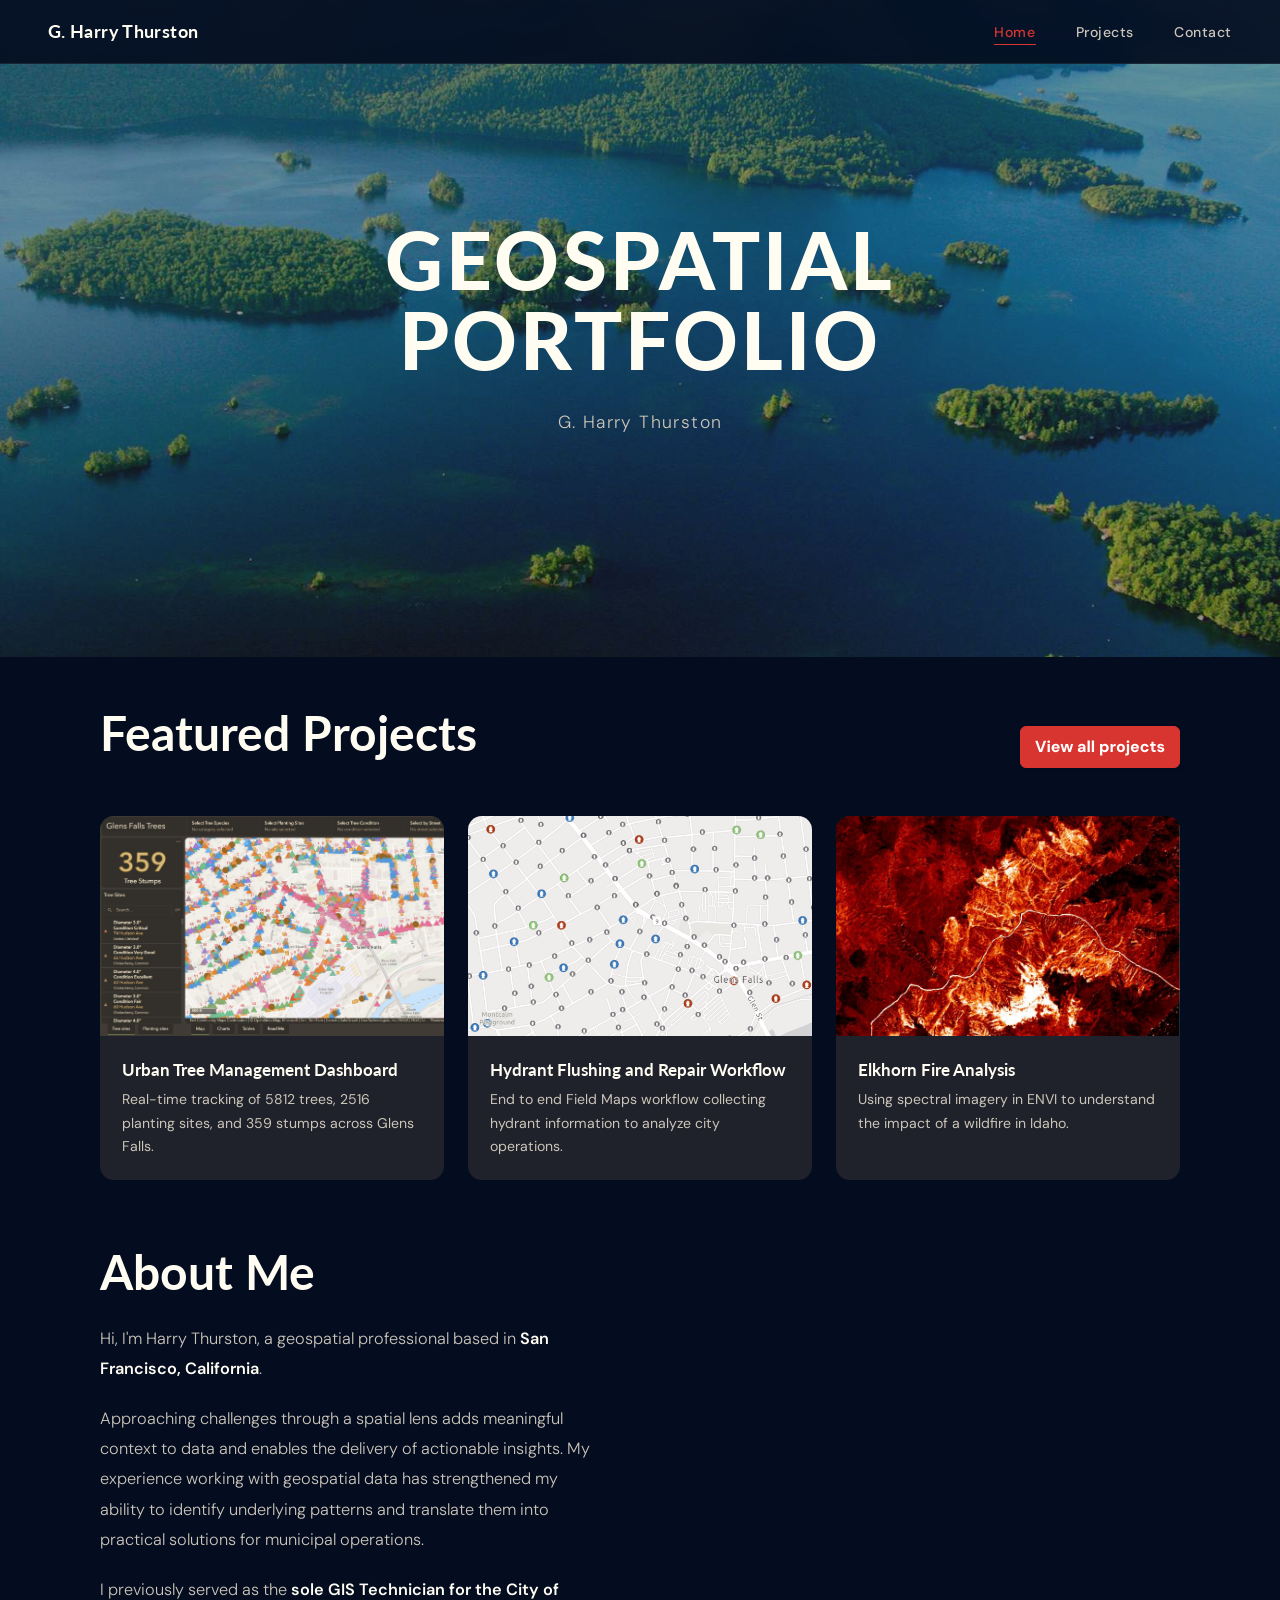
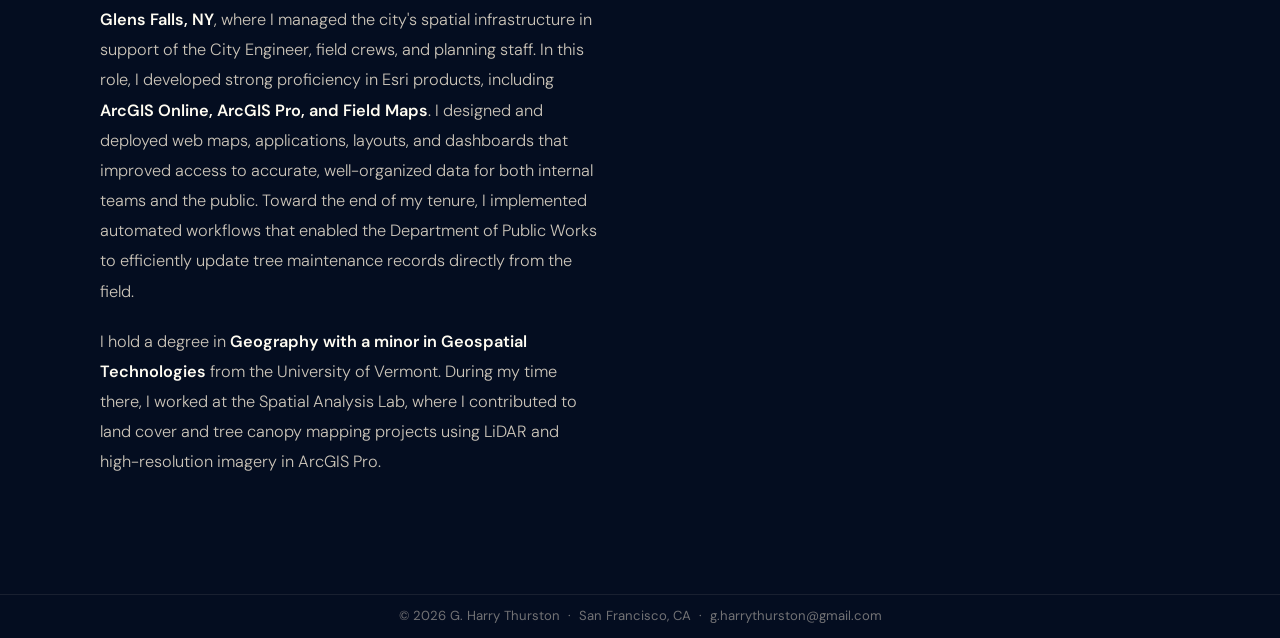
<file: index.html>
<!DOCTYPE html>
<html lang="en">
<head>
  <meta charset="UTF-8" />
  <meta name="viewport" content="width=device-width, initial-scale=1.0" />
  <title>G. Harry Thurston | GIS Professional</title>
  <link rel="stylesheet" href="styles.css" />
  <style>
    /* ── Palette overrides (home page only) ───────────────────── */
    :root {
      --bg:        #252422;
      --surface:   #403d39;
      --card:      rgba(64,61,57,0.45);
      --white:     #fffcf2;
      --muted-hi:  #ccc5b9;
      --muted:     rgba(204,197,185,0.55);
      --teal:      #D93530;
      --border:    rgba(204,197,185,0.1);
      --border-hi: rgba(217,53,48,0.45);
      --shadow-md: 0 8px 32px rgba(0,0,0,0.45);
    }

    /* ── Background + Nav ────────────────────────────────────── */
    body { background: #040d20; }
    nav { background: rgba(4,13,32,0.92); }

    /* ── Hero ─────────────────────────────────────────────────── */
    #hero {
      min-height: 73vh;
      display: flex; align-items: center; justify-content: center;
      text-align: center;
      padding: 3rem 2rem;
      position: relative; overflow: hidden;
      background: url('images/lakegeorge.jpg') center 35%/cover no-repeat;
    }
    #hero::before {
      content: '';
      position: absolute; inset: 0;
      background: rgba(37,36,34,0.45);
      pointer-events: none;
    }
    #hero::after { display: none; }
    .hero-inner {
      position: relative; z-index: 1;
      max-width: 800px; margin: 3rem auto 0; width: 100%;
    }
    .hero-name {
      font-family: 'Lato', sans-serif;
      font-size: clamp(2.5rem, 6.5vw, 5rem);
      font-weight: 900; color: var(--white);
      line-height: 1;
      text-transform: uppercase;
      letter-spacing: 0.04em;
      margin-bottom: 1.75rem;
    }
    .hero-byline {
      font-family: 'DM Sans', sans-serif;
      font-size: 1.1rem; font-weight: 300; color: var(--muted-hi);
      letter-spacing: 0.08em;
      margin: 1rem auto 3rem;
    }
    .hero-cta {
      display: flex; gap: 1rem; justify-content: center; flex-wrap: wrap;
    }

    /* ── About ────────────────────────────────────────────────── */
    #about { background: transparent; padding-top: 2rem; }
    #featured { padding-top: 3rem; padding-bottom: 2rem; }
    .about-grid {
      display: grid; grid-template-columns: 1fr 1fr;
      gap: 5rem; align-items: start;
    }
    .about-text p {
      color: var(--muted-hi); font-size: 1.02rem; font-weight: 300;
      margin-bottom: 1.25rem; line-height: 1.85;
    }
    .about-text p strong { color: var(--white); font-weight: 600; }

    .interests-grid {
      display: grid; grid-template-columns: 1fr 1fr;
      gap: 1rem; margin-top: 0.5rem;
    }
    .interest-card {
      background: var(--card); border: 1px solid var(--border);
      border-radius: var(--radius-sm);
      padding: 1.25rem;
      transition: border-color 0.2s;
    }
    .interest-card:hover { border-color: var(--border-hi); }
    .interest-icon { font-size: 1.5rem; margin-bottom: 0.5rem; }
    .interest-title { font-size: 0.92rem; font-weight: 600; color: var(--white); margin-bottom: 0.2rem; }
    .interest-desc { font-size: 0.82rem; color: var(--muted); line-height: 1.5; }

    /* ── Featured Projects ────────────────────────────────────── */
    #featured {
    }
    .featured-header {
      display: flex; justify-content: space-between; align-items: flex-end;
      margin-bottom: 3rem; flex-wrap: wrap; gap: 1rem;
    }
    .proj-cards {
      display: grid; grid-template-columns: repeat(3, 1fr);
      gap: 1.5rem;
    }
    .proj-card {
      background: var(--card); border: none;
      border-radius: var(--radius); overflow: hidden;
      transition: transform 0.25s, border-color 0.25s, box-shadow 0.25s;
      display: flex; flex-direction: column;
    }
    .proj-card:hover {
      transform: translateY(-6px);
      border-color: var(--border-hi);
      box-shadow: var(--shadow-md);
    }
    .proj-thumb {
      width: 100%; height: 220px;
      object-fit: cover; object-position: left top;
      display: block;
      cursor: pointer;
      transition: transform 0.25s ease;
    }
    .proj-card:hover .proj-thumb { transform: scale(1.04); }
    .proj-video-wrap {
      overflow: hidden; cursor: pointer;
      position: relative;
    }
    .proj-body { padding: 1.4rem; flex: 1; display: flex; flex-direction: column; }
    .proj-tags { display: flex; flex-wrap: wrap; gap: 0.4rem; margin-bottom: 0.8rem; }
    .proj-title {
      font-family: 'Lato', sans-serif;
      font-size: 1.05rem; font-weight: 700; color: var(--white);
      margin-bottom: 0.5rem; line-height: 1.3;
    }
    .proj-desc { font-size: 0.88rem; color: var(--muted-hi); flex: 1; line-height: 1.65; }

    .featured-header .btn-primary:hover {
      background: #d0d4db;
      border: 2px solid #D93530;
      transform: translateY(-2px);
    }

    /* ── Button 24 ────────────────────────────────────────────── */
    .button-24 {
      background: #D93530;
      border: 1px solid #D93530;
      border-radius: 6px;
      box-shadow: rgba(0,0,0,0.1) 1px 2px 4px;
      box-sizing: border-box;
      color: #FFFFFF;
      cursor: pointer;
      display: inline-block;
      font-family: 'DM Sans', system-ui, sans-serif;
      font-size: 16px;
      font-weight: 800;
      line-height: 16px;
      min-height: 40px;
      outline: 0;
      padding: 12px 14px;
      text-align: center;
      text-rendering: geometricprecision;
      text-transform: none;
      user-select: none;
      -webkit-user-select: none;
      touch-action: manipulation;
      vertical-align: middle;
      text-decoration: none;
      white-space: nowrap;
    }
    .button-24:hover, .button-24:active {
      background-color: initial;
      background-position: 0 0;
      color: #D93530;
    }
    .button-24:active { opacity: .5; }

    /* ── Responsive ───────────────────────────────────────────── */
    @media (max-width: 900px) {
      .about-grid { grid-template-columns: 1fr; gap: 3rem; }
      .proj-cards { grid-template-columns: 1fr; }
    }
    @media (max-width: 600px) {
      #hero { min-height: 55vh; padding: 2rem 1.25rem; }
      .hero-name { font-size: clamp(2rem, 10vw, 3rem); }
      .featured-header { flex-direction: column; align-items: flex-start; margin-bottom: 1.5rem; }
      #featured { padding-top: 2rem; padding-bottom: 1.5rem; }
    }
  </style>
</head>
<body>


<!-- ── Nav ───────────────────────────────────────────────────── -->
<nav>
  <div class="nav-logo">G. Harry <span>Thurston</span></div>
  <button class="nav-hamburger" aria-label="Menu"><span></span><span></span><span></span></button>
  <ul class="nav-links">
    <li><a href="index.html" class="active">Home</a></li>
    <li><a href="projects.html">Projects</a></li>
    <li><a href="contact.html">Contact</a></li>
  </ul>
</nav>

<!-- ── Hero ──────────────────────────────────────────────────── -->
<section id="hero">
  <div class="hero-inner">
    <h1 class="hero-name">Geospatial Portfolio</h1>
    <p class="hero-byline">G. Harry Thurston</p>
  </div>
</section>

<!-- ── Featured Projects ──────────────────────────────────────── -->
<section id="featured">
  <div class="container">
    <div class="featured-header">
      <div>
        <h2 class="section-title" style="margin-bottom:0.5rem;">Featured <em>Projects</em></h2>
      </div>
      <a href="projects.html" class="button-24">View all projects</a>
    </div>
    <div class="proj-cards">

      <a href="project-trees.html" class="proj-card">
        <img class="proj-thumb" src="images/GFTreeMaintDash.jpg" alt="Urban Tree Management" style="object-position: left top;" />
        <div class="proj-body">
          <div class="proj-title">Urban Tree Management Dashboard</div>
          <div class="proj-desc">Real-time tracking of 5812 trees, 2516 planting sites, and 359 stumps across Glens Falls.</div>
        </div>
      </a>

      <a href="project-hydrants.html" class="proj-card">
        <div style="height:220px; overflow:hidden; flex-shrink:0;">
          <img class="proj-thumb" src="images/hydrantthumbnail.png" alt="Hydrant Flushing Field Workflow" style="height:100%; object-position: 70% center; transform: scale(1.35); transform-origin: 70% center;" />
        </div>

        <div class="proj-body">
          <div class="proj-title">Hydrant Flushing and Repair Workflow</div>
          <div class="proj-desc">End to end Field Maps workflow collecting hydrant information to analyze city operations.</div>
        </div>
      </a>

      <a href="project-elkhorn.html" class="proj-card">
        <img class="proj-thumb" src="images/BAI.JPG" alt="Elkhorn Fire Analysis" style="object-position: center center;" />
        <div class="proj-body">
          <div class="proj-title">Elkhorn Fire Analysis</div>
          <div class="proj-desc">Using spectral imagery in ENVI to understand the impact of a wildfire in Idaho.</div>
        </div>
      </a>

    </div>
  </div>
</section>

<!-- ── About ─────────────────────────────────────────────────── -->
<section id="about">
  <div class="container">
    <div class="about-grid">

      <div class="about-text">
        <h2 class="section-title" style="margin-bottom:1.5rem;">
          About <em>Me</em>
        </h2>
        <p>
          Hi, I'm Harry Thurston, a geospatial professional based in <strong>San Francisco, California</strong>.
        </p>
        <p>
          Approaching challenges through a spatial lens adds meaningful context to data and enables
          the delivery of actionable insights. My experience working with geospatial data has
          strengthened my ability to identify underlying patterns and translate them into practical
          solutions for municipal operations.
        </p>
        <p>
          I previously served as the <strong>sole GIS Technician for the City of Glens Falls, NY</strong>,
          where I managed the city's spatial infrastructure in support of the City Engineer, field
          crews, and planning staff. In this role, I developed strong proficiency in Esri products,
          including <strong>ArcGIS Online, ArcGIS Pro, and Field Maps</strong>. I designed and deployed
          web maps, applications, layouts, and dashboards that improved access to accurate,
          well-organized data for both internal teams and the public. Toward the end of my tenure,
          I implemented automated workflows that enabled the Department of Public Works to
          efficiently update tree maintenance records directly from the field.
        </p>
        <p>
          I hold a degree in <strong>Geography with a minor in Geospatial Technologies</strong> from
          the University of Vermont. During my time there, I worked at the Spatial Analysis Lab,
          where I contributed to land cover and tree canopy mapping projects using LiDAR and
          high-resolution imagery in ArcGIS Pro.
        </p>
      </div>

    </div>
  </div>
</section>

<!-- ── Footer ─────────────────────────────────────────────────── -->
<footer>
  <p>© 2026 G. Harry Thurston &nbsp;·&nbsp; San Francisco, CA &nbsp;·&nbsp; <a href="mailto:g.harrythurston@gmail.com" style="color:inherit;">g.harrythurston@gmail.com</a></p>
</footer>

<!-- ── Video Lightbox ─────────────────────────────────────────── -->
<div id="video-lightbox" onclick="closeVideoLightbox()" style="
  display:none; position:fixed; inset:0; z-index:999;
  background:rgba(0,0,0,0.92);
  align-items:center; justify-content:center; cursor:pointer;">
  <button onclick="closeVideoLightbox()" style="
    position:fixed; top:1.25rem; right:1.5rem;
    font-size:1.75rem; color:#a3d4d1; cursor:pointer;
    background:none; border:none; font-family:'Inter',sans-serif; z-index:1000;">✕</button>
  <video id="video-lightbox-player" controls autoplay style="
    max-width:90vw; max-height:88vh; border-radius:10px;
    box-shadow:0 8px 64px rgba(0,0,0,0.8);" onclick="event.stopPropagation();"></video>
</div>

<script>
  function openVideoLightbox(src) {
    event.stopPropagation();
    var lb = document.getElementById('video-lightbox');
    var player = document.getElementById('video-lightbox-player');
    player.src = src;
    lb.style.display = 'flex';
    document.body.style.overflow = 'hidden';
  }
  function closeVideoLightbox() {
    var lb = document.getElementById('video-lightbox');
    var player = document.getElementById('video-lightbox-player');
    player.pause();
    player.src = '';
    lb.style.display = 'none';
    document.body.style.overflow = '';
  }
  document.addEventListener('keydown', function(e) {
    if (e.key === 'Escape') closeVideoLightbox();
  });
</script>

<script src="nav.js"></script>
</body>
</html>
</file>
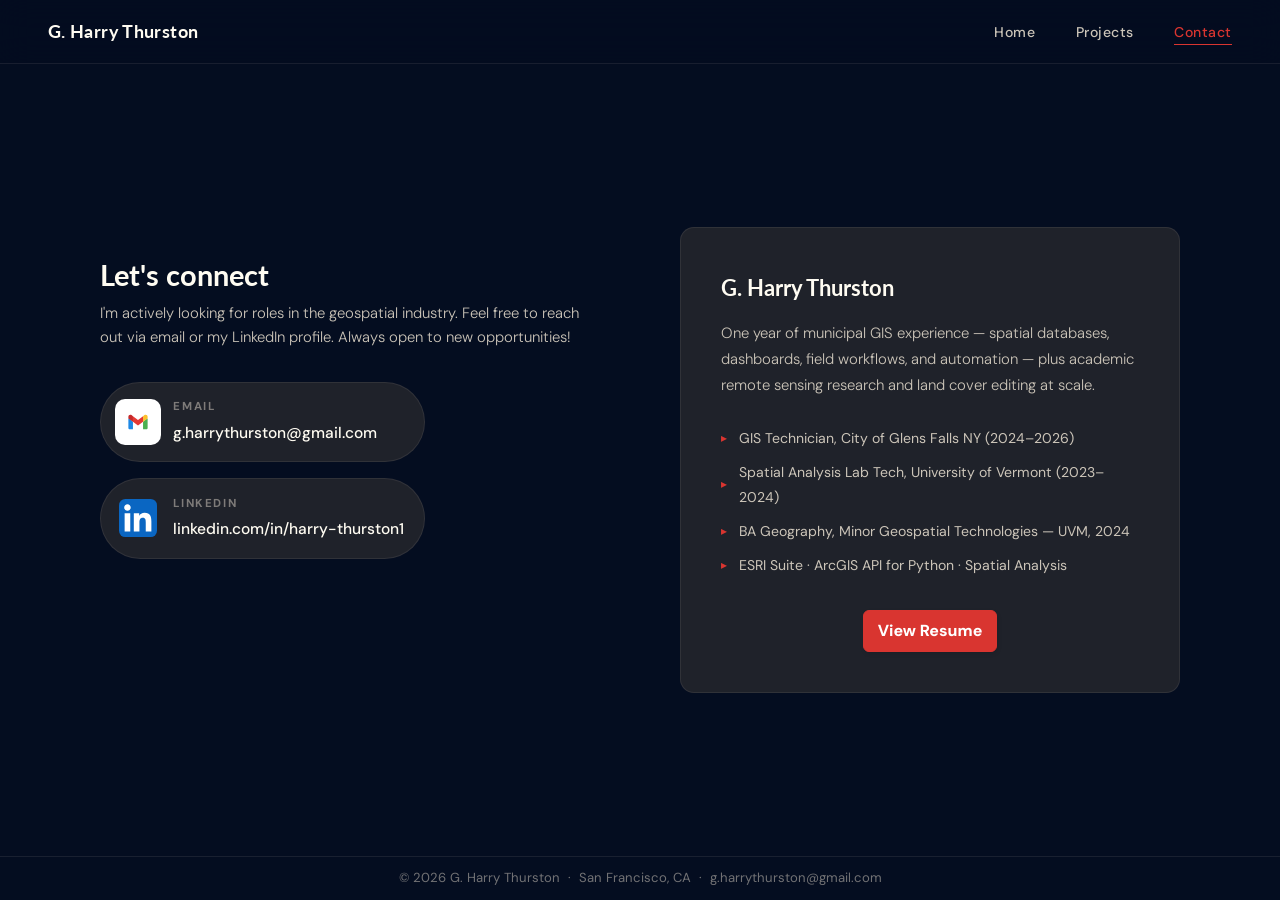
<file: contact.html>
<!DOCTYPE html>
<html lang="en">
<head>
  <meta charset="UTF-8" />
  <meta name="viewport" content="width=device-width, initial-scale=1.0" />
  <title>Links | G. Harry Thurston</title>
  <link rel="stylesheet" href="styles.css" />
  <style>
    /* ── Theme (matches home page) ───────────────────────────── */
    :root {
      --bg:        #252422;
      --surface:   #403d39;
      --card:      rgba(64,61,57,0.45);
      --white:     #fffcf2;
      --muted-hi:  #ccc5b9;
      --muted:     rgba(204,197,185,0.55);
      --teal:      #D93530;
      --border:    rgba(204,197,185,0.1);
      --border-hi: rgba(217,53,48,0.45);
      --shadow-md: 0 8px 32px rgba(0,0,0,0.45);
    }
    body { background: #040d20; min-height: 100vh; display: flex; flex-direction: column; }
    nav  { background: rgba(4,13,32,0.92); }
    #links-section { flex: 1; display: flex; align-items: center; }

    /* ── Page Header ──────────────────────────────────────────── */
    #page-header {
      padding: 10rem 2rem 5rem;
      border-bottom: 1px solid var(--border);
      position: relative; overflow: hidden;
    }
    .page-header-inner {
      position: relative; z-index: 1;
      max-width: 1080px; margin: 0 auto;
    }

    /* ── Main Content ─────────────────────────────────────────── */
    #links-section {
      padding: 5rem 2rem 1rem;
    }
    .links-layout {
      max-width: 1080px; margin: 0 auto;
      display: grid; grid-template-columns: 1fr 1fr;
      gap: 5rem; align-items: start;
    }

    /* ── Contact Cards ────────────────────────────────────────── */
    .contact-stack { display: flex; flex-direction: column; gap: 1rem; width: fit-content; align-items: stretch; }

    .contact-card {
      display: inline-flex; align-items: center; gap: 0.75rem;
      background: var(--card);
      border: 1px solid var(--border);
      border-radius: 999px;
      padding: 0.9rem 1.2rem 0.9rem 0.9rem;
      transition: border-color 0.22s, transform 0.22s, box-shadow 0.22s;
      cursor: pointer;
    }
    .contact-card:hover {
      border-color: #D93530;
      transform: translateX(6px);
      box-shadow: var(--shadow-sm);
    }
    .contact-card-icon {
      width: 46px; height: 46px; min-width: 46px;
      border-radius: 10px;
      display: flex; align-items: center; justify-content: center;
      font-size: 1.3rem;
      background: rgba(61,217,207,0.08);
      border: 1px solid rgba(61,217,207,0.15);
    }
    .contact-card-text { flex: 1; }
    .contact-card-label {
      font-size: 0.72rem; font-weight: 700; letter-spacing: 0.14em;
      text-transform: uppercase; color: var(--muted);
      margin-bottom: 0.15rem;
    }
    .contact-card-value {
      font-size: 0.97rem; font-weight: 500; color: var(--white);
    }
    .contact-card-arrow {
      color: var(--muted); font-size: 1.1rem;
      transition: color 0.2s, transform 0.2s;
    }
    .contact-card:hover .contact-card-arrow {
      color: var(--teal); transform: translateX(3px);
    }

    /* ── Resume Block ─────────────────────────────────────────── */
    .resume-block {
      background: var(--card);
      border: 1px solid var(--border);
      border-radius: var(--radius);
      padding: 2.5rem;
    }
    .resume-block h3 {
      font-family: 'Lato', sans-serif;
      font-size: 1.4rem; font-weight: 700; color: var(--white);
      margin-bottom: 0.75rem;
    }
    .resume-block p {
      font-size: 0.93rem; color: var(--muted-hi);
      font-weight: 300; line-height: 1.75;
      margin-bottom: 1.75rem;
    }
    .resume-highlights {
      display: flex; flex-direction: column; gap: 0.6rem;
      margin-bottom: 2rem;
    }
    .resume-highlight {
      display: flex; align-items: center; gap: 0.75rem;
      font-size: 0.88rem; color: var(--muted-hi);
    }
    .resume-highlight::before {
      content: '▸'; color: var(--teal); font-size: 0.75rem;
    }
    .resume-btns { display: flex; gap: 0.75rem; flex-wrap: wrap; }
    .button-24 {
      background: #D93530;
      border: 1px solid #D93530;
      border-radius: 6px;
      box-shadow: rgba(0,0,0,0.1) 1px 2px 4px;
      box-sizing: border-box;
      color: #FFFFFF;
      cursor: pointer;
      display: inline-block;
      font-family: 'DM Sans', system-ui, sans-serif;
      font-size: 16px;
      font-weight: 800;
      line-height: 16px;
      min-height: 40px;
      outline: 0;
      padding: 12px 14px;
      text-align: center;
      text-rendering: geometricprecision;
      text-transform: none;
      user-select: none;
      -webkit-user-select: none;
      touch-action: manipulation;
      vertical-align: middle;
      text-decoration: none;
      white-space: nowrap;
    }
    .button-24:hover, .button-24:active {
      background-color: initial;
      background-position: 0 0;
      color: #D93530;
    }
    .button-24:active { opacity: .5; }

    /* ── Availability Banner ──────────────────────────────────── */
    #availability {
      padding: 3rem 2rem;
      background: var(--surface);
      border-top: 1px solid var(--border);
      border-bottom: 1px solid var(--border);
    }
    .avail-inner {
      max-width: 1080px; margin: 0 auto;
      display: flex; align-items: center; gap: 2rem; flex-wrap: wrap;
    }
    .avail-dot {
      width: 10px; height: 10px; border-radius: 50%;
      background: #02c39a;
      box-shadow: 0 0 0 4px rgba(2,195,154,0.2);
      flex-shrink: 0;
    }
    .avail-text { flex: 1; }
    .avail-text strong { color: var(--white); font-weight: 600; }
    .avail-text p { font-size: 0.95rem; color: var(--muted-hi); font-weight: 300; }

    /* ── Responsive ───────────────────────────────────────────── */
    @media (max-width: 820px) {
      .links-layout { grid-template-columns: 1fr; gap: 3rem; }
      .contact-stack { margin: 0 auto; }
    }
  </style>
</head>
<body>

<!-- ── Nav ───────────────────────────────────────────────────── -->
<nav>
  <div class="nav-logo">G. Harry <span>Thurston</span></div>
  <button class="nav-hamburger" aria-label="Menu"><span></span><span></span><span></span></button>
  <ul class="nav-links">
    <li><a href="index.html">Home</a></li>
    <li><a href="projects.html">Projects</a></li>
    <li><a href="contact.html" class="active">Contact</a></li>
  </ul>
</nav>

<!-- ── Links + Resume ────────────────────────────────────────── -->
<section id="links-section">
  <div class="links-layout">

    <!-- Contact Links -->
    <div>
      <h2 class="section-title" style="font-size:1.8rem; margin-top:2rem; margin-bottom:0.6rem;">
        Let's <em>connect</em>
      </h2>
      <p style="font-size:0.93rem; color:var(--muted-hi); font-weight:300; margin-bottom:2rem; line-height:1.6;">
        I'm actively looking for roles in the geospatial industry. Feel free to reach out via email or my LinkedIn profile. Always open to new opportunities!
      </p>
      <div class="contact-stack">

        <div class="contact-card" onclick="copyEmail(this)" style="cursor:pointer;">
          <div class="contact-card-icon" style="background:#fff; border-color:rgba(255,255,255,0.3);">
            <svg width="22" height="22" viewBox="0 0 48 48" xmlns="http://www.w3.org/2000/svg">
              <path fill="#4caf50" d="M45,16.2l-5,2.75l-5,4.75L35,40h7c1.657,0,3-1.343,3-3V16.2z"/>
              <path fill="#1e88e5" d="M3,16.2l3.614,1.71L13,23.7V40H6c-1.657,0-3-1.343-3-3V16.2z"/>
              <polygon fill="#e53935" points="35,11.2 24,19.45 13,11.2 12,17 13,23.7 24,31.45 35,23.7 36,17"/>
              <path fill="#c62828" d="M3,12.298V16.2l10,7.5V11.2L9.876,8.859C9.132,8.301,8.228,8,7.298,8h0C4.924,8,3,9.924,3,12.298z"/>
              <path fill="#fbc02d" d="M45,12.298V16.2l-10,7.5V11.2l3.124-2.341C38.868,8.301,39.772,8,40.702,8h0C43.076,8,45,9.924,45,12.298z"/>
            </svg>
          </div>
          <div class="contact-card-text">
            <div class="contact-card-label">Email</div>
            <div class="contact-card-value" id="email-value">g.harrythurston@gmail.com</div>
          </div>
        </div>

        <a href="https://www.linkedin.com/in/harry-thurston1" target="_blank" class="contact-card">
          <div class="contact-card-icon" style="background:transparent; border-color:transparent;">
            <svg width="38" height="38" viewBox="0 0 24 24" xmlns="http://www.w3.org/2000/svg">
              <rect width="24" height="24" rx="4" fill="#0A66C2"/>
              <path fill="#fff" d="M20.447 20.452h-3.554v-5.569c0-1.328-.027-3.037-1.852-3.037-1.853 0-2.136 1.445-2.136 2.939v5.667H9.351V9h3.414v1.561h.046c.477-.9 1.637-1.85 3.37-1.85 3.601 0 4.267 2.37 4.267 5.455v6.286zM5.337 7.433c-1.144 0-2.063-.926-2.063-2.065 0-1.138.92-2.063 2.063-2.063 1.14 0 2.064.925 2.064 2.063 0 1.139-.925 2.065-2.064 2.065zm1.782 13.019H3.555V9h3.564v11.452z"/>
            </svg>
          </div>
          <div class="contact-card-text">
            <div class="contact-card-label">LinkedIn</div>
            <div class="contact-card-value">linkedin.com/in/harry-thurston1</div>
          </div>
        </a>

      </div>
    </div>

    <!-- Resume -->
    <div>
      <div class="resume-block">
        <h3>G. Harry Thurston</h3>
        <p>
          One year of municipal GIS experience — spatial databases, dashboards,
          field workflows, and automation — plus academic remote sensing research
          and land cover editing at scale.
        </p>
        <div class="resume-highlights">
          <div class="resume-highlight">GIS Technician, City of Glens Falls NY (2024–2026)</div>
          <div class="resume-highlight">Spatial Analysis Lab Tech, University of Vermont (2023–2024)</div>
          <div class="resume-highlight">BA Geography, Minor Geospatial Technologies — UVM, 2024</div>
          <div class="resume-highlight">ESRI Suite · ArcGIS API for Python · Spatial Analysis</div>
        </div>
        <div class="resume-btns" style="justify-content:center;">
          <a href="ThurstonResumeMay2026.pdf" target="_blank" class="button-24">View Resume</a>
        </div>
      </div>
    </div>

  </div>
</section>

<!-- ── Footer ─────────────────────────────────────────────────── -->
<footer>
  <p>© 2026 G. Harry Thurston &nbsp;·&nbsp; San Francisco, CA &nbsp;·&nbsp; <a href="mailto:g.harrythurston@gmail.com" style="color:inherit;">g.harrythurston@gmail.com</a></p>
</footer>

<script>
  function copyEmail(el) {
    navigator.clipboard.writeText('g.harrythurston@gmail.com').then(function() {
      var label = el.querySelector('.contact-card-label');
      label.textContent = 'Copied!';
      setTimeout(function() { label.textContent = 'Email'; }, 5000);
    });
  }
</script>
<script src="nav.js"></script>
</body>
</html>
</file>
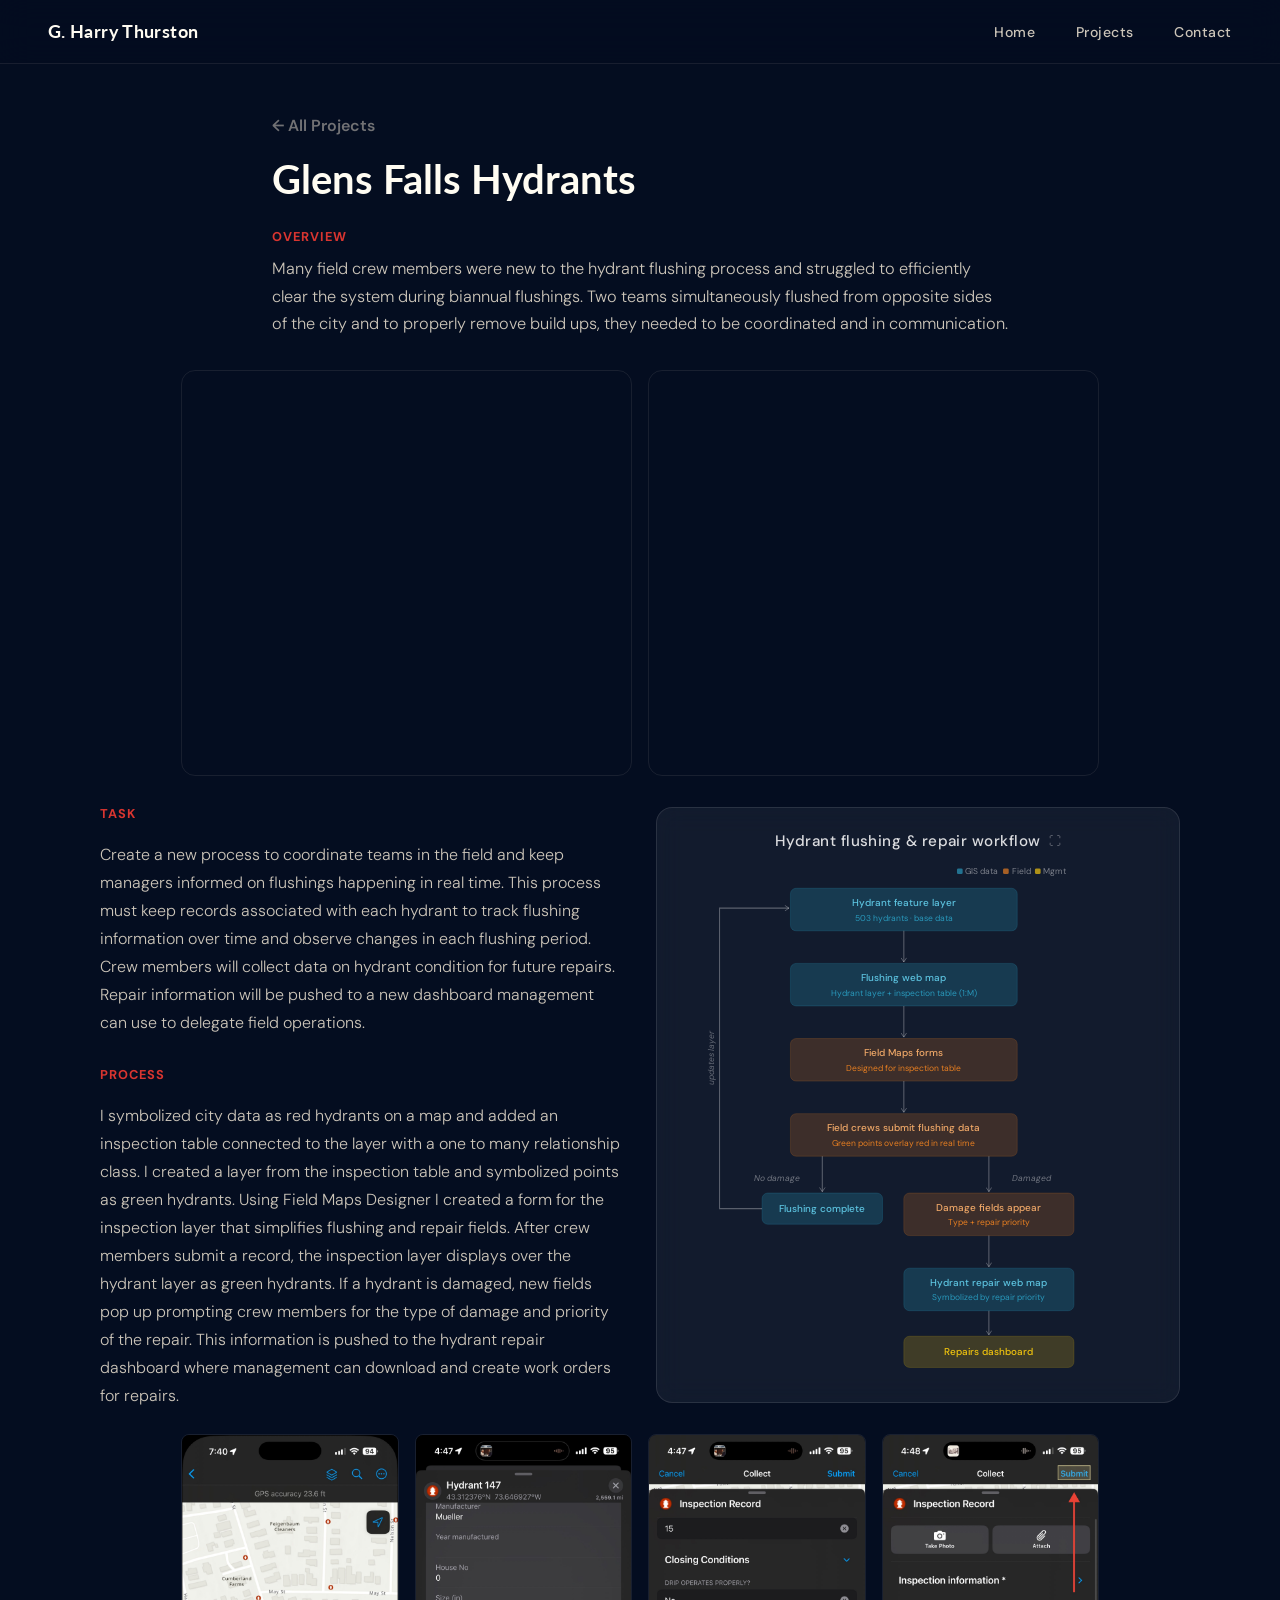
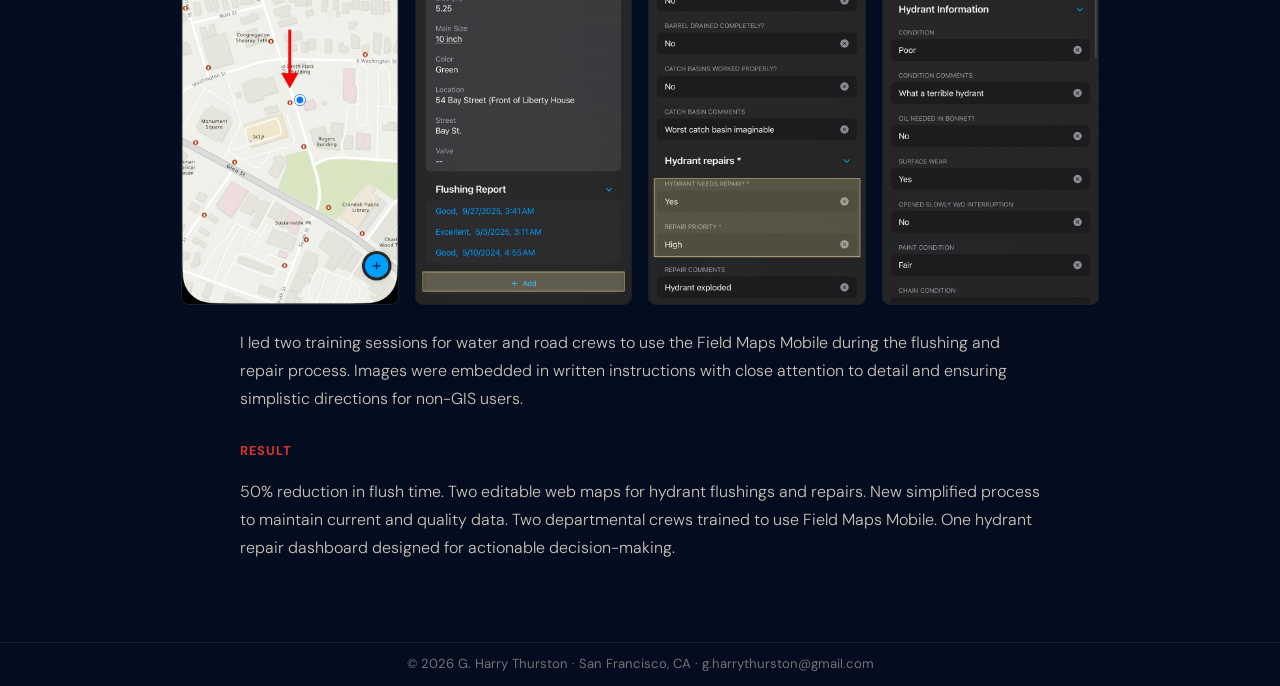
<file: project-hydrants.html>
<!DOCTYPE html>
<html lang="en">
<head>
  <meta charset="UTF-8" />
  <meta name="viewport" content="width=device-width, initial-scale=1.0" />
  <title>Hydrant Flushing Workflow | G. Harry Thurston</title>
  <link rel="stylesheet" href="styles.css" />
  <link rel="stylesheet" href="project-page.css" />
  <style>
    :root {
      --bg:        #252422;
      --surface:   #403d39;
      --card:      rgba(64,61,57,0.45);
      --white:     #fffcf2;
      --muted-hi:  #ccc5b9;
      --muted:     rgba(204,197,185,0.55);
      --teal:      #D93530;
      --border:    rgba(204,197,185,0.1);
      --border-hi: rgba(217,53,48,0.45);
      --shadow-md: 0 8px 32px rgba(0,0,0,0.45);
    }
    body { background: #040d20; }
    nav  { background: rgba(4,13,32,0.92); }
  </style>
</head>
<body>

<nav>
  <div class="nav-logo">G. Harry <span>Thurston</span></div>
  <button class="nav-hamburger" aria-label="Menu"><span></span><span></span><span></span></button>
  <ul class="nav-links">
    <li><a href="index.html">Home</a></li>
    <li><a href="projects.html">Projects</a></li>
    <li><a href="contact.html">Contact</a></li>
  </ul>
</nav>

<div class="proj-hero">
  <a href="projects.html" class="back-link">&larr; All Projects</a>
  <h1 class="proj-page-title" style="white-space:nowrap;">Glens Falls Hydrants</h1>
  <p style="margin:1.5rem auto 0.4rem; color:var(--teal); font-size:0.8rem; font-weight:700; letter-spacing:0.08em; text-transform:uppercase; max-width:900px;">Overview</p>
  <p style="max-width:900px; margin:0 auto 0; color:var(--muted-hi); font-size:1.02rem; line-height:1.7; font-weight:300;">Many field crew members were new to the hydrant flushing process and struggled to efficiently clear the system during biannual flushings. Two teams simultaneously flushed from opposite sides of the city and to properly remove build ups, they needed to be coordinated and in communication.</p>
</div>

<section class="proj-media" style="padding-bottom:1.5rem;">
  <div class="container">
    <div class="proj-video-pair" style="width:85%; margin:0 auto;">
      <div class="proj-video-main" style="position:relative;">
        <video id="vid1" autoplay muted playsinline disablepictureinpicture src="images/hydrants.mp4" style="display:block;"></video>
        <button class="replay-btn" id="replay1" onclick="replayVideo('vid1','replay1')" style="display:none;">&#9654; Replay</button>
      </div>
      <div class="proj-video-main" style="position:relative;">
        <video id="vid2" autoplay muted playsinline disablepictureinpicture src="images/hydrant_repairs_animation_3.mp4" style="display:block;"></video>
        <button class="replay-btn" id="replay2" onclick="replayVideo('vid2','replay2')" style="display:none;">&#9654; Replay</button>
      </div>
    </div>
    <div class="proj-content-grid" style="display:grid; grid-template-columns:1fr 1fr; gap:2rem; margin-top:1.5rem; margin-bottom:1.5rem; align-items:center;">
      <div style="display:flex; flex-direction:column; gap:1.5rem;">
        <div class="star-item" style="flex-direction:column; align-items:flex-start;">
          <span class="star-label">Task</span>
          <p style="font-size:1rem; color:var(--muted-hi); font-weight:300; line-height:1.75; margin:0;">Create a new process to coordinate teams in the field and keep managers informed on flushings happening in real time. This process must keep records associated with each hydrant to track flushing information over time and observe changes in each flushing period. Crew members will collect data on hydrant condition for future repairs. Repair information will be pushed to a new dashboard management can use to delegate field operations.</p>
        </div>
        <div class="star-item" style="flex-direction:column; align-items:flex-start;">
          <span class="star-label">Process</span>
          <p style="font-size:1rem; color:var(--muted-hi); font-weight:300; line-height:1.75; margin:0;">I symbolized city data as red hydrants on a map and added an inspection table connected to the layer with a one to many relationship class. I created a layer from the inspection table and symbolized points as green hydrants. Using Field Maps Designer I created a form for the inspection layer that simplifies flushing and repair fields. After crew members submit a record, the inspection layer displays over the hydrant layer as green hydrants. If a hydrant is damaged, new fields pop up prompting crew members for the type of damage and priority of the repair. This information is pushed to the hydrant repair dashboard where management can download and create work orders for repairs.</p>
        </div>
      </div>
      <div onclick="openWorkflowModal()" style="background:rgba(255,255,255,0.06); border:1px solid rgba(255,255,255,0.1); border-radius:16px; padding:1.25rem 1.25rem 1rem; backdrop-filter:blur(12px); width:100%; cursor:pointer; transition:border-color 0.22s, box-shadow 0.22s;" onmouseover="this.style.borderColor='rgba(255,255,255,0.3)';this.style.boxShadow='0 4px 24px rgba(0,0,0,0.3)'" onmouseout="this.style.borderColor='rgba(255,255,255,0.1)';this.style.boxShadow='none'">
      <div style="font-size:0.95rem; font-weight:500; color:rgba(255,255,255,0.85); text-align:center; margin-bottom:0.75rem; letter-spacing:0.03em; display:flex; align-items:center; justify-content:center; gap:0.5rem;">Hydrant flushing &amp; repair workflow <span style="font-size:0.75rem; color:rgba(255,255,255,0.4);">&#x26F6;</span></div>
      <svg width="100%" viewBox="0 0 680 720" role="img" xmlns="http://www.w3.org/2000/svg" style="font-family:'DM Sans',sans-serif;">
        <title>Hydrant flushing and repair workflow</title>
        <defs>
          <marker id="arrow" viewBox="0 0 10 10" refX="8" refY="5" markerWidth="6" markerHeight="6" orient="auto-start-reverse">
            <path d="M2 1L8 5L2 9" fill="none" stroke="context-stroke" stroke-width="1.5" stroke-linecap="round" stroke-linejoin="round"/>
          </marker>
        </defs>
        <g>
          <rect x="160" y="30" width="320" height="60" rx="8" fill="#2998ba" fill-opacity="0.25" stroke="#2998ba" stroke-opacity="0.6" stroke-width="0.5"/>
          <text font-size="14" font-weight="500" x="320" y="50" text-anchor="middle" dominant-baseline="central" fill="#5dc4e0">Hydrant feature layer</text>
          <text font-size="12" x="320" y="72" text-anchor="middle" dominant-baseline="central" fill="#2998ba">503 hydrants · base data</text>
        </g>
        <line x1="320" y1="90" x2="320" y2="134" stroke="rgba(255,255,255,0.3)" stroke-width="1.5" marker-end="url(#arrow)"/>
        <g>
          <rect x="160" y="136" width="320" height="60" rx="8" fill="#2998ba" fill-opacity="0.25" stroke="#2998ba" stroke-opacity="0.6" stroke-width="0.5"/>
          <text font-size="14" font-weight="500" x="320" y="156" text-anchor="middle" dominant-baseline="central" fill="#5dc4e0">Flushing web map</text>
          <text font-size="12" x="320" y="178" text-anchor="middle" dominant-baseline="central" fill="#2998ba">Hydrant layer + inspection table (1:M)</text>
        </g>
        <line x1="320" y1="196" x2="320" y2="240" stroke="rgba(255,255,255,0.3)" stroke-width="1.5" marker-end="url(#arrow)"/>
        <g>
          <rect x="160" y="242" width="320" height="60" rx="8" fill="#e67e22" fill-opacity="0.2" stroke="#e67e22" stroke-opacity="0.5" stroke-width="0.5"/>
          <text font-size="14" font-weight="500" x="320" y="262" text-anchor="middle" dominant-baseline="central" fill="#f0a868">Field Maps forms</text>
          <text font-size="12" x="320" y="284" text-anchor="middle" dominant-baseline="central" fill="#e67e22">Designed for inspection table</text>
        </g>
        <line x1="320" y1="302" x2="320" y2="346" stroke="rgba(255,255,255,0.3)" stroke-width="1.5" marker-end="url(#arrow)"/>
        <g>
          <rect x="160" y="348" width="320" height="60" rx="8" fill="#e67e22" fill-opacity="0.2" stroke="#e67e22" stroke-opacity="0.5" stroke-width="0.5"/>
          <text font-size="14" font-weight="500" x="320" y="368" text-anchor="middle" dominant-baseline="central" fill="#f0a868">Field crews submit flushing data</text>
          <text font-size="12" x="320" y="390" text-anchor="middle" dominant-baseline="central" fill="#e67e22">Green points overlay red in real time</text>
        </g>
        <line x1="205" y1="408" x2="205" y2="458" stroke="rgba(255,255,255,0.3)" stroke-width="1.5" marker-end="url(#arrow)"/>
        <line x1="440" y1="408" x2="440" y2="458" stroke="rgba(255,255,255,0.3)" stroke-width="1.5" marker-end="url(#arrow)"/>
        <text font-size="12" x="173" y="440" text-anchor="end" dominant-baseline="central" fill="rgba(255,255,255,0.4)" font-style="italic">No damage</text>
        <text font-size="12" x="472" y="440" text-anchor="start" dominant-baseline="central" fill="rgba(255,255,255,0.4)" font-style="italic">Damaged</text>
        <g>
          <rect x="120" y="460" width="170" height="44" rx="8" fill="#2998ba" fill-opacity="0.25" stroke="#2998ba" stroke-opacity="0.6" stroke-width="0.5"/>
          <text font-size="14" font-weight="500" x="205" y="482" text-anchor="middle" dominant-baseline="central" fill="#5dc4e0">Flushing complete</text>
        </g>
        <path d="M120 482 L60 482 L60 58 L158 58" fill="none" stroke="rgba(255,255,255,0.3)" stroke-width="1.5" marker-end="url(#arrow)"/>
        <text font-size="12" x="48" y="270" text-anchor="middle" dominant-baseline="central" fill="rgba(255,255,255,0.35)" font-style="italic" transform="rotate(-90, 48, 270)">updates layer</text>
        <g>
          <rect x="320" y="460" width="240" height="60" rx="8" fill="#e67e22" fill-opacity="0.2" stroke="#e67e22" stroke-opacity="0.5" stroke-width="0.5"/>
          <text font-size="14" font-weight="500" x="440" y="480" text-anchor="middle" dominant-baseline="central" fill="#f0a868">Damage fields appear</text>
          <text font-size="12" x="440" y="502" text-anchor="middle" dominant-baseline="central" fill="#e67e22">Type + repair priority</text>
        </g>
        <line x1="440" y1="520" x2="440" y2="564" stroke="rgba(255,255,255,0.3)" stroke-width="1.5" marker-end="url(#arrow)"/>
        <g>
          <rect x="320" y="566" width="240" height="60" rx="8" fill="#2998ba" fill-opacity="0.25" stroke="#2998ba" stroke-opacity="0.6" stroke-width="0.5"/>
          <text font-size="14" font-weight="500" x="440" y="586" text-anchor="middle" dominant-baseline="central" fill="#5dc4e0">Hydrant repair web map</text>
          <text font-size="12" x="440" y="608" text-anchor="middle" dominant-baseline="central" fill="#2998ba">Symbolized by repair priority</text>
        </g>
        <line x1="440" y1="626" x2="440" y2="660" stroke="rgba(255,255,255,0.3)" stroke-width="1.5" marker-end="url(#arrow)"/>
        <g>
          <rect x="320" y="662" width="240" height="44" rx="8" fill="#f1c40f" fill-opacity="0.2" stroke="#f1c40f" stroke-opacity="0.45" stroke-width="0.5"/>
          <text font-size="14" font-weight="500" x="440" y="684" text-anchor="middle" dominant-baseline="central" fill="#f1c40f">Repairs dashboard</text>
        </g>
        <g transform="translate(395, 2)">
          <rect width="8" height="8" rx="2" fill="#2998ba" opacity="0.7"/>
          <text font-size="12" x="12" y="8" fill="rgba(255,255,255,0.45)">GIS data</text>
          <rect x="65" width="8" height="8" rx="2" fill="#e67e22" opacity="0.7"/>
          <text font-size="12" x="77" y="8" fill="rgba(255,255,255,0.45)">Field</text>
          <rect x="110" width="8" height="8" rx="2" fill="#f1c40f" opacity="0.7"/>
          <text font-size="12" x="122" y="8" fill="rgba(255,255,255,0.45)">Mgmt</text>
        </g>
      </svg>
      </div>
    </div>

    <div class="proj-phone-row">
      <div class="proj-phone-item"><img src="images/hyd11.jpg" alt="Field Maps hydrant map view" /></div>
      <div class="proj-phone-item"><img src="images/hyd2.jpg" alt="Hydrant detail and flushing report" /></div>
      <div class="proj-phone-item"><img src="images/hyd3.jpg" alt="Inspection record closing conditions" /></div>
      <div class="proj-phone-item"><img src="images/hyd4.jpg" alt="Inspection record hydrant information" /></div>
    </div>
    <p style="font-size:1rem; color:var(--muted-hi); font-weight:300; line-height:1.75; margin:1.5rem auto 0; max-width:800px;">I led two training sessions for water and road crews to use the Field Maps Mobile during the flushing and repair process. Images were embedded in written instructions with close attention to detail and ensuring simplistic directions for non-GIS users.</p>
  </div>
</section>

<section class="proj-detail">
  <div class="proj-page-star">
    <div class="star-item" style="flex-direction:column; align-items:flex-start;">
      <span class="star-label">Result</span>
      <p>50% reduction in flush time. Two editable web maps for hydrant flushings and repairs. New simplified process to maintain current and quality data. Two departmental crews trained to use Field Maps Mobile. One hydrant repair dashboard designed for actionable decision-making.</p>
    </div>
  </div>
</section>

<footer>
  <p>© 2026 G. Harry Thurston · San Francisco, CA · <a href="mailto:g.harrythurston@gmail.com" style="color:inherit;">g.harrythurston@gmail.com</a></p>
</footer>

<style>
  .replay-btn {
    position: absolute; top: 50%; left: 50%;
    transform: translate(-50%, -50%);
    background: rgba(0,0,0,0.55); color: #fff;
    border: 1px solid rgba(255,255,255,0.3);
    border-radius: 8px; padding: 0.5rem 1.2rem;
    font-size: 0.9rem; font-family: 'DM Sans', sans-serif;
    cursor: pointer; transition: background 0.2s;
  }
  .replay-btn:hover { background: rgba(0,0,0,0.8); }
</style>
<!-- ── Workflow Modal ─────────────────────────────────────────── -->
<div id="workflow-modal" onclick="closeWorkflowModal()" style="display:none; position:fixed; inset:0; z-index:999; background:rgba(0,0,0,0.85); align-items:center; justify-content:center; padding:2rem;">
  <button onclick="closeWorkflowModal()" style="position:fixed; top:1.25rem; right:1.5rem; font-size:1.75rem; color:#a3d4d1; cursor:pointer; background:none; border:none; font-family:'Inter',sans-serif; z-index:1000;">✕</button>
  <div onclick="event.stopPropagation()" style="background:rgba(255,255,255,0.06); border:1px solid rgba(255,255,255,0.15); border-radius:16px; padding:1.5rem; backdrop-filter:blur(12px); width:100%; max-height:90vh; overflow-y:auto;">
    <div style="font-size:1rem; font-weight:500; color:rgba(255,255,255,0.85); text-align:center; margin-bottom:1rem; letter-spacing:0.03em;">Hydrant flushing &amp; repair workflow</div>
    <svg width="100%" height="auto" viewBox="0 0 680 720" role="img" xmlns="http://www.w3.org/2000/svg" style="font-family:'DM Sans',sans-serif; display:block; margin:0 auto;">
      <title>Hydrant flushing and repair workflow</title>
      <defs>
        <marker id="arrow2" viewBox="0 0 10 10" refX="8" refY="5" markerWidth="6" markerHeight="6" orient="auto-start-reverse">
          <path d="M2 1L8 5L2 9" fill="none" stroke="context-stroke" stroke-width="1.5" stroke-linecap="round" stroke-linejoin="round"/>
        </marker>
      </defs>
      <g><rect x="160" y="30" width="320" height="60" rx="8" fill="#2998ba" fill-opacity="0.25" stroke="#2998ba" stroke-opacity="0.6" stroke-width="0.5"/><text font-size="14" font-weight="500" x="320" y="50" text-anchor="middle" dominant-baseline="central" fill="#5dc4e0">Hydrant feature layer</text><text font-size="12" x="320" y="72" text-anchor="middle" dominant-baseline="central" fill="#2998ba">503 hydrants · base data</text></g>
      <line x1="320" y1="90" x2="320" y2="134" stroke="rgba(255,255,255,0.3)" stroke-width="1.5" marker-end="url(#arrow2)"/>
      <g><rect x="160" y="136" width="320" height="60" rx="8" fill="#2998ba" fill-opacity="0.25" stroke="#2998ba" stroke-opacity="0.6" stroke-width="0.5"/><text font-size="14" font-weight="500" x="320" y="156" text-anchor="middle" dominant-baseline="central" fill="#5dc4e0">Flushing web map</text><text font-size="12" x="320" y="178" text-anchor="middle" dominant-baseline="central" fill="#2998ba">Hydrant layer + inspection table (1:M)</text></g>
      <line x1="320" y1="196" x2="320" y2="240" stroke="rgba(255,255,255,0.3)" stroke-width="1.5" marker-end="url(#arrow2)"/>
      <g><rect x="160" y="242" width="320" height="60" rx="8" fill="#e67e22" fill-opacity="0.2" stroke="#e67e22" stroke-opacity="0.5" stroke-width="0.5"/><text font-size="14" font-weight="500" x="320" y="262" text-anchor="middle" dominant-baseline="central" fill="#f0a868">Field Maps forms</text><text font-size="12" x="320" y="284" text-anchor="middle" dominant-baseline="central" fill="#e67e22">Designed for inspection table</text></g>
      <line x1="320" y1="302" x2="320" y2="346" stroke="rgba(255,255,255,0.3)" stroke-width="1.5" marker-end="url(#arrow2)"/>
      <g><rect x="160" y="348" width="320" height="60" rx="8" fill="#e67e22" fill-opacity="0.2" stroke="#e67e22" stroke-opacity="0.5" stroke-width="0.5"/><text font-size="14" font-weight="500" x="320" y="368" text-anchor="middle" dominant-baseline="central" fill="#f0a868">Field crews submit flushing data</text><text font-size="12" x="320" y="390" text-anchor="middle" dominant-baseline="central" fill="#e67e22">Green points overlay red in real time</text></g>
      <line x1="205" y1="408" x2="205" y2="458" stroke="rgba(255,255,255,0.3)" stroke-width="1.5" marker-end="url(#arrow2)"/>
      <line x1="440" y1="408" x2="440" y2="458" stroke="rgba(255,255,255,0.3)" stroke-width="1.5" marker-end="url(#arrow2)"/>
      <text font-size="12" x="173" y="440" text-anchor="end" dominant-baseline="central" fill="rgba(255,255,255,0.4)" font-style="italic">No damage</text>
      <text font-size="12" x="472" y="440" text-anchor="start" dominant-baseline="central" fill="rgba(255,255,255,0.4)" font-style="italic">Damaged</text>
      <g><rect x="120" y="460" width="170" height="44" rx="8" fill="#2998ba" fill-opacity="0.25" stroke="#2998ba" stroke-opacity="0.6" stroke-width="0.5"/><text font-size="14" font-weight="500" x="205" y="482" text-anchor="middle" dominant-baseline="central" fill="#5dc4e0">Flushing complete</text></g>
      <path d="M120 482 L60 482 L60 58 L158 58" fill="none" stroke="rgba(255,255,255,0.3)" stroke-width="1.5" marker-end="url(#arrow2)"/>
      <text font-size="12" x="48" y="270" text-anchor="middle" dominant-baseline="central" fill="rgba(255,255,255,0.35)" font-style="italic" transform="rotate(-90, 48, 270)">updates layer</text>
      <g><rect x="320" y="460" width="240" height="60" rx="8" fill="#e67e22" fill-opacity="0.2" stroke="#e67e22" stroke-opacity="0.5" stroke-width="0.5"/><text font-size="14" font-weight="500" x="440" y="480" text-anchor="middle" dominant-baseline="central" fill="#f0a868">Damage fields appear</text><text font-size="12" x="440" y="502" text-anchor="middle" dominant-baseline="central" fill="#e67e22">Type + repair priority</text></g>
      <line x1="440" y1="520" x2="440" y2="564" stroke="rgba(255,255,255,0.3)" stroke-width="1.5" marker-end="url(#arrow2)"/>
      <g><rect x="320" y="566" width="240" height="60" rx="8" fill="#2998ba" fill-opacity="0.25" stroke="#2998ba" stroke-opacity="0.6" stroke-width="0.5"/><text font-size="14" font-weight="500" x="440" y="586" text-anchor="middle" dominant-baseline="central" fill="#5dc4e0">Hydrant repair web map</text><text font-size="12" x="440" y="608" text-anchor="middle" dominant-baseline="central" fill="#2998ba">Symbolized by repair priority</text></g>
      <line x1="440" y1="626" x2="440" y2="660" stroke="rgba(255,255,255,0.3)" stroke-width="1.5" marker-end="url(#arrow2)"/>
      <g><rect x="320" y="662" width="240" height="44" rx="8" fill="#f1c40f" fill-opacity="0.2" stroke="#f1c40f" stroke-opacity="0.45" stroke-width="0.5"/><text font-size="14" font-weight="500" x="440" y="684" text-anchor="middle" dominant-baseline="central" fill="#f1c40f">Repairs dashboard</text></g>
      <g transform="translate(395, 2)"><rect width="8" height="8" rx="2" fill="#2998ba" opacity="0.7"/><text font-size="12" x="12" y="8" fill="rgba(255,255,255,0.45)">GIS data</text><rect x="65" width="8" height="8" rx="2" fill="#e67e22" opacity="0.7"/><text font-size="12" x="77" y="8" fill="rgba(255,255,255,0.45)">Field</text><rect x="110" width="8" height="8" rx="2" fill="#f1c40f" opacity="0.7"/><text font-size="12" x="122" y="8" fill="rgba(255,255,255,0.45)">Mgmt</text></g>
    </svg>
  </div>
</div>

<script>
  function openWorkflowModal() {
    var m = document.getElementById('workflow-modal');
    m.style.display = 'flex';
    document.body.style.overflow = 'hidden';
  }
  function closeWorkflowModal() {
    var m = document.getElementById('workflow-modal');
    m.style.display = 'none';
    document.body.style.overflow = '';
  }
  document.addEventListener('keydown', function(e) {
    if (e.key === 'Escape') closeWorkflowModal();
  });
</script>

<script>
  [['vid1','replay1'],['vid2','replay2']].forEach(function(pair) {
    var v = document.getElementById(pair[0]);
    var btn = document.getElementById(pair[1]);
    v.addEventListener('ended', function() { btn.style.display = 'block'; });
  });
  function replayVideo(vidId, btnId) {
    var v = document.getElementById(vidId);
    var btn = document.getElementById(btnId);
    btn.style.display = 'none';
    v.currentTime = 0;
    v.play();
  }
</script>

<script src="nav.js"></script>
</body>
</html>
</file>
<file: styles.css>
/* ── Google Fonts ─────────────────────────────────────────────── */
@import url('https://fonts.googleapis.com/css2?family=Lato:ital,wght@0,300;0,400;0,700;0,900;1,400&family=DM+Sans:ital,wght@0,300;0,400;0,500;0,600;0,700;1,400&display=swap');

/* ── Reset & Variables ────────────────────────────────────────── */
*, *::before, *::after { box-sizing: border-box; margin: 0; padding: 0; }

:root {
  --bg:         #03445e;
  --surface:    #05668d;
  --card:       #065c7e;
  --border:     #028090;
  --border-hi:  #00a896;
  --teal:       #02c39a;
  --teal-dim:   #00a896;
  --teal-glow:  rgba(2,195,154,0.15);
  --white:      #f5f7e8;
  --muted:      #6ab5bc;
  --muted-hi:   #a3d4d1;
  --navy-text:  #ddeeed;
  --shadow-sm:  0 2px 12px rgba(3,68,94,0.5);
  --shadow-md:  0 8px 32px rgba(3,68,94,0.55);
  --shadow-lg:  0 20px 60px rgba(3,68,94,0.6);
  --radius:     14px;
  --radius-sm:  8px;
}

html { scroll-behavior: smooth; }

body {
  font-family: 'DM Sans', system-ui, sans-serif;
  background: var(--bg);
  color: var(--navy-text);
  line-height: 1.75;
  -webkit-font-smoothing: antialiased;
}

a { color: inherit; text-decoration: none; }
img { display: block; max-width: 100%; }

/* ── Nav ──────────────────────────────────────────────────────── */
nav {
  position: fixed; top: 0; left: 0; right: 0; z-index: 100;
  background: rgba(3,68,94,0.92);
  backdrop-filter: blur(16px);
  border-bottom: 1px solid var(--border);
  display: flex; align-items: center; justify-content: space-between;
  padding: 0 3rem;
  height: 64px;
}
.nav-logo {
  font-family: 'Lato', sans-serif;
  font-size: 1.15rem; font-weight: 700;
  color: var(--white); letter-spacing: 0.02em;
}
.nav-logo span { color: var(--white); }
.nav-links { display: flex; gap: 2.5rem; list-style: none; }
.nav-links a {
  color: var(--muted-hi); font-size: 0.88rem; font-weight: 500;
  letter-spacing: 0.04em; transition: color 0.2s;
  position: relative; padding-bottom: 2px;
}
.nav-links a::after {
  content: ''; position: absolute; bottom: -2px; left: 0; right: 0;
  height: 1px; background: var(--teal);
  transform: scaleX(0); transition: transform 0.2s;
}
.nav-links a:hover { color: var(--teal); }
.nav-links a:hover::after,
.nav-links a.active::after { transform: scaleX(1); }
.nav-links a.active { color: var(--teal); }

/* ── Buttons ──────────────────────────────────────────────────── */
.btn {
  display: inline-flex; align-items: center; gap: 0.5rem;
  padding: 0.6rem 1.4rem;
  border-radius: 999px; font-size: 0.9rem; font-weight: 600;
  font-family: 'DM Sans', sans-serif;
  cursor: pointer; transition: all 0.22s; border: none;
}
.btn-primary {
  background: linear-gradient(135deg, #686868 0%, #9a9a9a 35%, #b8b8b8 50%, #8a8a8a 65%, #606060 100%);
  color: #ffffff;
  text-shadow: 0 1px 2px rgba(0,0,0,0.4);
}
.btn-primary:hover {
  background: linear-gradient(135deg, #727272 0%, #aaaaaa 35%, #c4c4c4 50%, #969696 65%, #686868 100%);
  transform: translateY(-2px);
}
.btn-outline {
  background: transparent; color: var(--teal);
  border: 1px solid var(--teal-dim);
}
.btn-outline:hover {
  background: var(--teal-glow); border-color: var(--teal);
  transform: translateY(-2px);
}
.btn-ghost {
  background: var(--card); color: var(--muted-hi);
  border: 1px solid var(--border-hi);
}
.btn-ghost:hover {
  color: var(--white); border-color: var(--muted);
  transform: translateY(-2px);
}

/* ── Section Helpers ──────────────────────────────────────────── */
section { padding: 6rem 2rem; }
.container { max-width: 1080px; margin: 0 auto; }

.label {
  font-size: 0.72rem; font-weight: 700; letter-spacing: 0.2em;
  text-transform: uppercase; color: var(--teal);
  margin-bottom: 0.6rem; display: block;
}
.section-title {
  font-family: 'Lato', sans-serif;
  font-size: clamp(2rem, 4.5vw, 3rem);
  font-weight: 700; color: var(--white);
  line-height: 1.15; margin-bottom: 1rem;
}
.section-title em { color: var(--white); font-style: normal; }
.section-sub {
  font-size: 1.05rem; color: var(--muted-hi);
  max-width: 560px; margin-bottom: 3.5rem; font-weight: 300;
}
.rule {
  width: 40px; height: 3px;
  background: linear-gradient(90deg, var(--teal), transparent);
  border-radius: 2px; margin-bottom: 1.25rem;
}

/* ── Cards ────────────────────────────────────────────────────── */
.card {
  background: var(--card);
  border: 1px solid var(--border);
  border-radius: var(--radius);
  box-shadow: var(--shadow-sm);
}

/* ── Tag Pills ────────────────────────────────────────────────── */
.tag {
  display: inline-flex; align-items: center;
  background: rgba(2,195,154,0.1);
  border: 1px solid rgba(2,195,154,0.25);
  color: var(--teal); font-size: 0.73rem; font-weight: 600;
  padding: 0.25rem 0.7rem; border-radius: 999px;
  letter-spacing: 0.04em;
}
.tag.amber {
  background: rgba(245,247,232,0.1);
  border-color: rgba(245,247,232,0.25);
  color: #f5f7e8;
}

/* ── Lightbox ─────────────────────────────────────────────────── */
#lightbox {
  display: none; position: fixed; inset: 0; z-index: 999;
  background: rgba(0,0,0,0.92);
  flex-direction: column; align-items: center; justify-content: center;
  cursor: zoom-out;
}
#lightbox.open { display: flex; }
#lightbox img {
  max-width: 90vw; max-height: 88vh;
  border-radius: 10px;
  box-shadow: 0 8px 64px rgba(0,0,0,0.8);
}
#lightbox-close {
  position: fixed; top: 1.25rem; right: 1.5rem;
  font-size: 1.75rem; color: var(--muted-hi); cursor: pointer;
  background: none; border: none; transition: color 0.2s;
  font-family: 'DM Sans', sans-serif;
}
#lightbox-close:hover { color: var(--white); }

/* ── Background Orbs ──────────────────────────────────────────── */
.bg-orbs {
  position: fixed; inset: 0;
  z-index: -1;
  pointer-events: none;
  overflow: hidden;
}
.bg-orb {
  position: absolute;
  border-radius: 50%;
  will-change: transform;
}
.bg-orb-1 {
  width: 850px; height: 850px;
  background: radial-gradient(circle, #028090 0%, transparent 70%);
  opacity: 0.18;
  top: -320px; left: -220px;
  filter: blur(65px);
  animation: orb1 34s ease-in-out infinite alternate;
}
.bg-orb-2 {
  width: 720px; height: 720px;
  background: radial-gradient(circle, #00a896 0%, transparent 70%);
  opacity: 0.13;
  bottom: -220px; right: -180px;
  filter: blur(75px);
  animation: orb2 27s ease-in-out infinite alternate;
}
.bg-orb-3 {
  width: 620px; height: 620px;
  background: radial-gradient(circle, #02c39a 0%, transparent 70%);
  opacity: 0.09;
  top: 38%; left: 28%;
  filter: blur(90px);
  animation: orb3 42s ease-in-out infinite alternate;
}
.bg-orb-4 {
  width: 520px; height: 520px;
  background: radial-gradient(circle, #05668d 0%, transparent 70%);
  opacity: 0.22;
  top: 12%; right: 8%;
  filter: blur(55px);
  animation: orb4 23s ease-in-out infinite alternate;
}
@keyframes orb1 {
  from { transform: translate(0, 0) scale(1); }
  to   { transform: translate(160px, 210px) scale(1.18); }
}
@keyframes orb2 {
  from { transform: translate(0, 0) scale(1); }
  to   { transform: translate(-140px, -170px) scale(1.14); }
}
@keyframes orb3 {
  0%   { transform: translate(0, 0) scale(1); }
  40%  { transform: translate(110px, -90px) scale(1.1); }
  100% { transform: translate(-80px, 110px) scale(0.92); }
}
@keyframes orb4 {
  from { transform: translate(0, 0) scale(1); }
  to   { transform: translate(-90px, 140px) scale(1.12); }
}

/* ── Footer ───────────────────────────────────────────────────── */
footer {
  border-top: 1px solid var(--border);
  text-align: center; padding: 0 2rem; height: 44px; display: flex; align-items: center; justify-content: center;
  font-size: 0.82rem; color: var(--muted);
}

/* ── Hamburger ────────────────────────────────────────────────── */
.nav-hamburger {
  display: none;
  flex-direction: column;
  justify-content: center;
  gap: 5px;
  background: none;
  border: none;
  cursor: pointer;
  padding: 4px;
  z-index: 101;
}
.nav-hamburger span {
  display: block;
  width: 24px;
  height: 2px;
  background: var(--muted-hi);
  border-radius: 2px;
  transition: all 0.25s;
}
.nav-hamburger.open span:nth-child(1) { transform: translateY(7px) rotate(45deg); }
.nav-hamburger.open span:nth-child(2) { opacity: 0; }
.nav-hamburger.open span:nth-child(3) { transform: translateY(-7px) rotate(-45deg); }

/* ── Responsive ───────────────────────────────────────────────── */
@media (max-width: 768px) {
  nav { padding: 0 1.25rem; }
  section { padding: 4rem 1.25rem; }
}

@media (max-width: 600px) {
  .nav-hamburger { display: flex; }
  .nav-links {
    display: none;
    position: fixed;
    top: 64px; left: 0; right: 0;
    background: rgba(4,13,32,0.97);
    backdrop-filter: blur(16px);
    flex-direction: column;
    gap: 0;
    padding: 0.5rem 0 1rem;
    border-bottom: 1px solid var(--border);
    z-index: 100;
  }
  .nav-links.open { display: flex; }
  .nav-links li { width: 100%; }
  .nav-links a {
    display: block;
    padding: 0.85rem 1.5rem;
    font-size: 1rem;
  }
  section { padding: 3rem 1.25rem; }
}
</file>
<file: project-page.css>
/* ── Project Detail Page Styles ────────────────────────────── */

.proj-hero {
  padding: 7rem 2rem 2rem;
  max-width: 800px;
  margin: 0 auto;
}
.back-link {
  display: inline-flex; align-items: center; gap: 0.4rem;
  font-size: 1rem; font-weight: 600;
  color: var(--muted); margin-bottom: 1rem;
  transition: color 0.2s;
}
.back-link:hover { color: var(--teal); }
.proj-num {
  font-family: 'Lato', sans-serif;
  font-size: 3.5rem; font-weight: 800;
  color: var(--border-hi); line-height: 1;
  margin-bottom: 0.5rem;
}
.proj-page-title {
  font-family: 'Lato', sans-serif;
  font-size: 2.5rem;
  font-weight: 700; color: var(--white);
  line-height: 1.15; margin-bottom: 1.25rem;
}
.proj-page-desc {
  font-size: 1.05rem; color: var(--muted-hi);
  font-weight: 300; line-height: 1.8;
  max-width: 620px; margin-bottom: 1.5rem;
}
.proj-page-star {
  display: flex; flex-direction: column; gap: 1.1rem;
  max-width: 680px; margin-bottom: 1.75rem;
}
.star-item { display: flex; gap: 1rem; align-items: baseline; }
.star-label {
  font-size: 0.8rem; font-weight: 700; letter-spacing: 0.08em;
  text-transform: uppercase; color: var(--teal);
  min-width: 82px; padding-top: 0.18rem; flex-shrink: 0;
}
.star-item p {
  font-size: 1rem; color: var(--muted-hi);
  font-weight: 300; line-height: 1.75; margin: 0;
}
.proj-page-tags {
  display: flex; flex-wrap: wrap; gap: 0.45rem;
}

/* ── Media Section ────────────────────────────────────────── */
.proj-media {
  padding: 0 2rem 5rem;
}
.proj-video-pair {
  display: grid;
  grid-template-columns: 1fr 1fr;
  gap: 1rem;
  margin-bottom: 1.5rem;
}
.proj-video-pair .proj-video-main {
  margin-bottom: 0;
  aspect-ratio: 702 / 632;
}
.proj-video-pair .proj-video-main video {
  width: 100%; height: 100%; display: block;
  object-fit: cover;
}
.proj-video-main {
  border-radius: var(--radius);
  overflow: hidden;
  border: 1px solid var(--border);
  margin-bottom: 1.5rem;
}
.proj-video-main video {
  width: 100%; display: block;
}

.proj-phone-row {
  display: grid;
  grid-template-columns: repeat(4, 1fr);
  gap: 1rem;
  width: 85%;
  margin: 0 auto;
}
.proj-phone-item {
  border-radius: var(--radius-sm);
  overflow: hidden;
  border: 1px solid var(--border);
  transition: border-color 0.2s;
}
.proj-phone-item:hover { border-color: var(--border); }
.proj-phone-item img {
  width: 100%;
  display: block;
}

.proj-gallery {
  display: grid; grid-template-columns: 1fr 1fr;
  gap: 1rem;
}
.proj-gallery.elk {
  grid-template-columns: 1fr 1fr 1fr;
}
.proj-gal-item {
  border-radius: var(--radius-sm);
  overflow: hidden; cursor: pointer;
  border: 1px solid var(--border);
  position: relative;
  transition: border-color 0.2s;
}
.proj-gal-item:hover { border-color: var(--border-hi); }
.proj-gal-item img {
  width: 100%; height: 200px;
  object-fit: cover; object-position: top;
  display: block;
  transition: transform 0.25s ease;
}
.proj-gal-item:hover img { transform: scale(1.04); }
.proj-gal-item.crop-tight img { transform: scale(1.07); }
.proj-gal-item.crop-tight:hover img { transform: scale(1.11); }
.gal-label {
  position: absolute; bottom: 0; left: 0; right: 0;
  padding: 0.4rem 0.6rem;
  background: linear-gradient(transparent, rgba(3,68,94,0.85));
  font-size: 0.7rem; font-weight: 700;
  color: #ffffff; letter-spacing: 0.06em;
  text-transform: uppercase;
  text-shadow: 0 1px 4px rgba(0,0,0,0.6);
}

/* ── Code Blocks ──────────────────────────────────────────── */
.proj-code {
  display: grid; grid-template-columns: 1fr 1fr; gap: 1rem;
}
.code-block {
  border: 1px solid var(--border);
  border-radius: var(--radius);
  overflow: hidden;
  height: 200px;
  position: relative;
  cursor: pointer;
  transition: border-color 0.2s, transform 0.25s ease;
}
.code-block:hover { border-color: var(--border-hi); transform: scale(1.04); }
.code-block::after {
  content: '';
  position: absolute;
  bottom: 0; left: 0; right: 0;
  height: 70px;
  background: linear-gradient(transparent, #03445e);
  pointer-events: none;
}

/* ── Code Modal ───────────────────────────────────────────── */
#code-modal {
  display: none;
  position: fixed; inset: 0; z-index: 999;
  background: rgba(0,0,0,0.75);
  align-items: center; justify-content: center;
  padding: 2rem;
}
#code-modal.open { display: flex; }
.code-modal-inner {
  background: var(--surface);
  border: 1px solid var(--border-hi);
  border-radius: var(--radius);
  max-width: 820px; width: 100%;
  max-height: 85vh;
  display: flex; flex-direction: column;
  overflow: hidden;
}
.code-modal-header {
  display: flex; align-items: center; justify-content: space-between;
  padding: 0.65rem 1rem;
  background: rgba(255,255,255,0.04);
  border-bottom: 1px solid var(--border);
  flex-shrink: 0;
}
.code-modal-header .modal-meta {
  display: flex; align-items: center; gap: 0.6rem;
}
.code-modal-close {
  background: none; border: none; cursor: pointer;
  color: var(--muted); font-size: 1rem; line-height: 1;
  transition: color 0.2s; padding: 0.2rem;
}
.code-modal-close:hover { color: var(--white); }
.code-modal-body {
  overflow-y: auto; overflow-x: auto;
  padding: 1.25rem;
  flex: 1;
}
.code-modal-body pre { margin: 0; }
.code-modal-body code {
  font-family: 'Fira Code', 'Cascadia Code', 'Consolas', monospace;
  font-size: 0.78rem;
  line-height: 1.7;
  color: #c9d1d9;
  white-space: pre;
}
.code-block-header {
  display: flex; align-items: center; gap: 0.6rem;
  padding: 0.65rem 1rem;
  background: rgba(255,255,255,0.04);
  border-bottom: 1px solid var(--border);
}
.code-block-header .code-lang {
  font-size: 0.7rem; font-weight: 700;
  letter-spacing: 0.08em; text-transform: uppercase;
  color: var(--teal);
}
.code-block-header .code-title {
  font-size: 0.78rem; font-weight: 500;
  color: var(--muted-hi);
}
.code-block pre {
  margin: 0;
  padding: 1.25rem 1.25rem;
  overflow-x: auto;
  background: transparent;
}
.code-block code {
  font-family: 'Fira Code', 'Cascadia Code', 'Consolas', monospace;
  font-size: 0.78rem;
  line-height: 1.7;
  color: #c9d1d9;
  white-space: pre;
}

/* syntax tones */
.code-block code .kw  { color: #ff7b72; }   /* keywords */
.code-block code .fn  { color: #79c0ff; }   /* functions / methods */
.code-block code .st  { color: #a5d6ff; }   /* strings */
.code-block code .cm  { color: #a8b5c4; font-style: italic; } /* comments */
.code-block code .nm  { color: var(--teal); } /* numbers / builtins */

/* ── Detail / STAR Section ────────────────────────────────── */
.proj-detail {
  padding: 0 2rem 5rem;
}
.proj-detail .proj-page-star {
  max-width: 800px;
  margin: 0 auto;
}

/* ── Responsive ───────────────────────────────────────────── */
@media (max-width: 680px) {
  .proj-gallery { grid-template-columns: 1fr; }
  .proj-gallery.elk { grid-template-columns: 1fr 1fr; }
  .proj-hero { padding: 5.5rem 1.25rem 1.5rem; }
  .proj-page-title { font-size: 1.75rem !important; white-space: normal !important; }
  .proj-media { padding: 0 1.25rem 3rem; }
  .proj-detail { padding: 0 1.25rem 3rem; }
  .proj-video-pair { grid-template-columns: 1fr !important; width: 100% !important; }
  .proj-phone-row { grid-template-columns: 1fr 1fr !important; width: 100% !important; }
  .proj-code { grid-template-columns: 1fr !important; }
  .proj-content-grid { grid-template-columns: 1fr !important; }
  .proj-page-star { max-width: 100%; }
}
</file>
